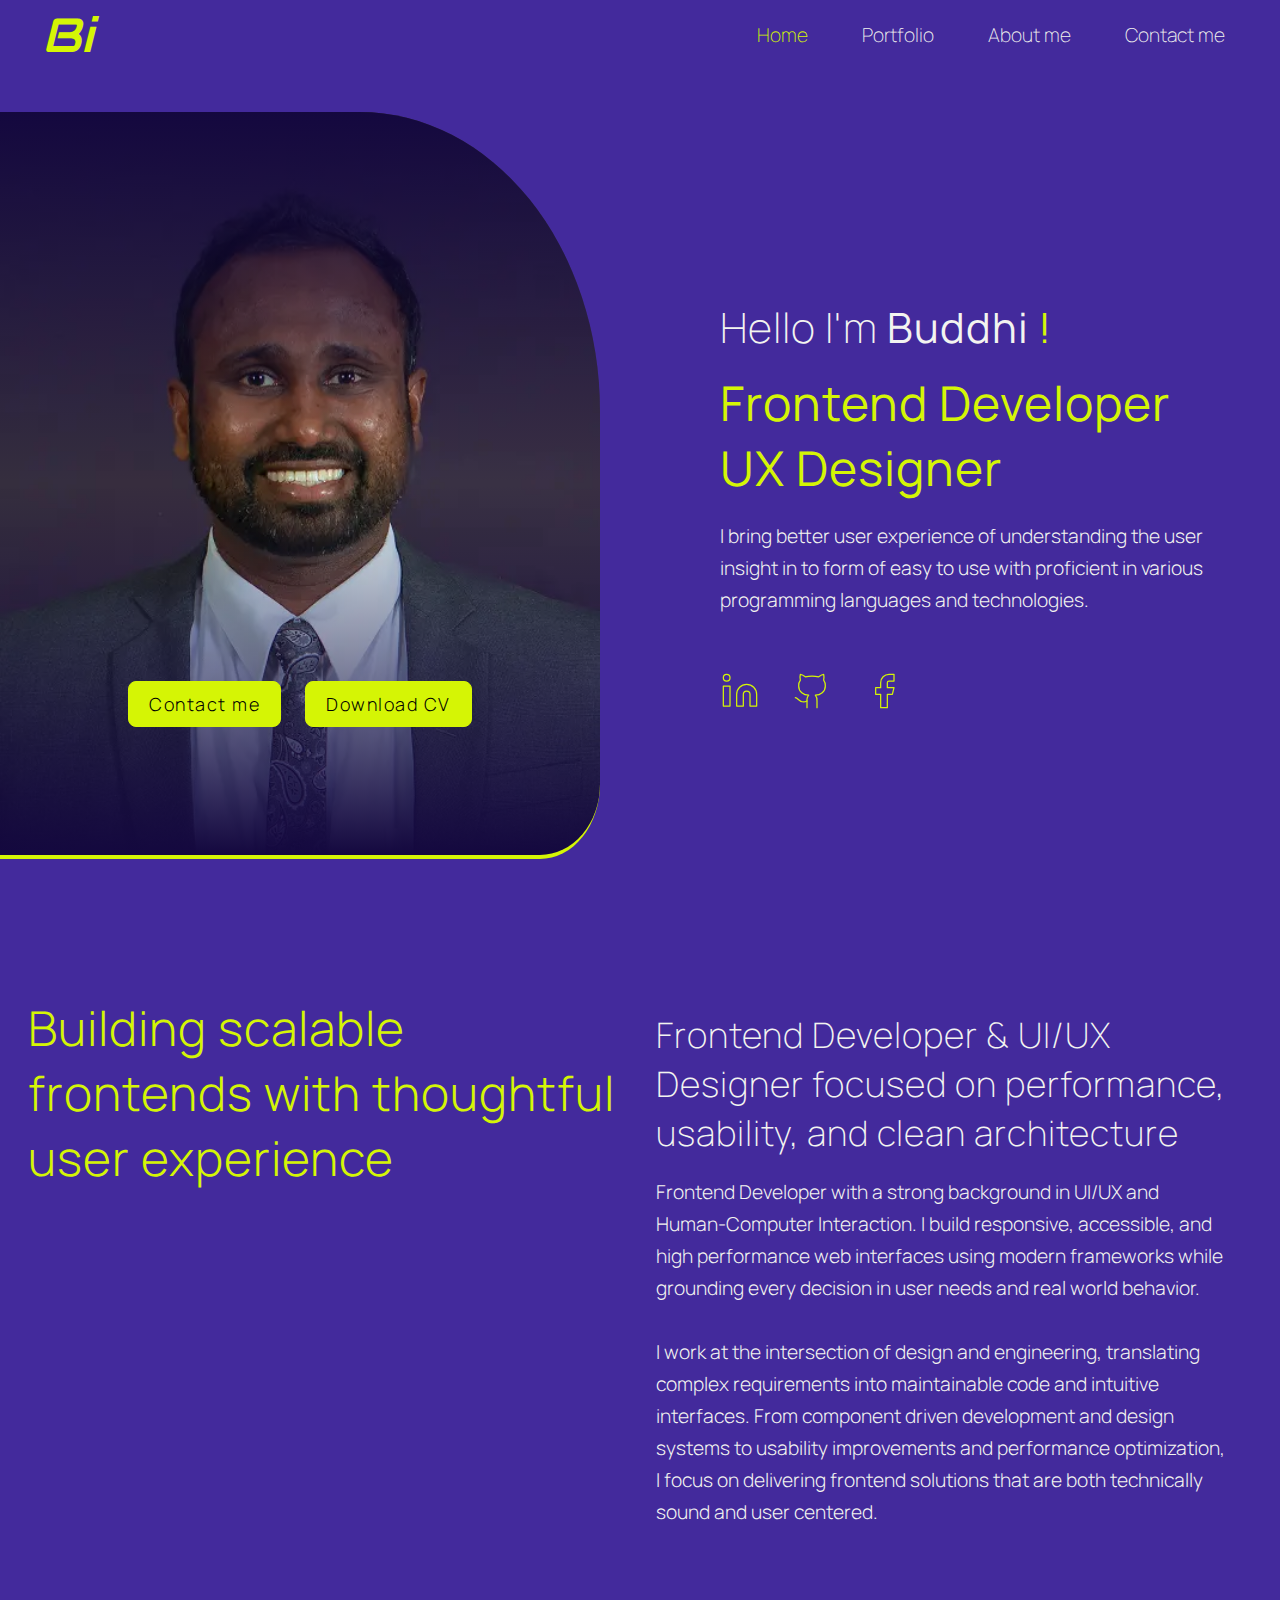
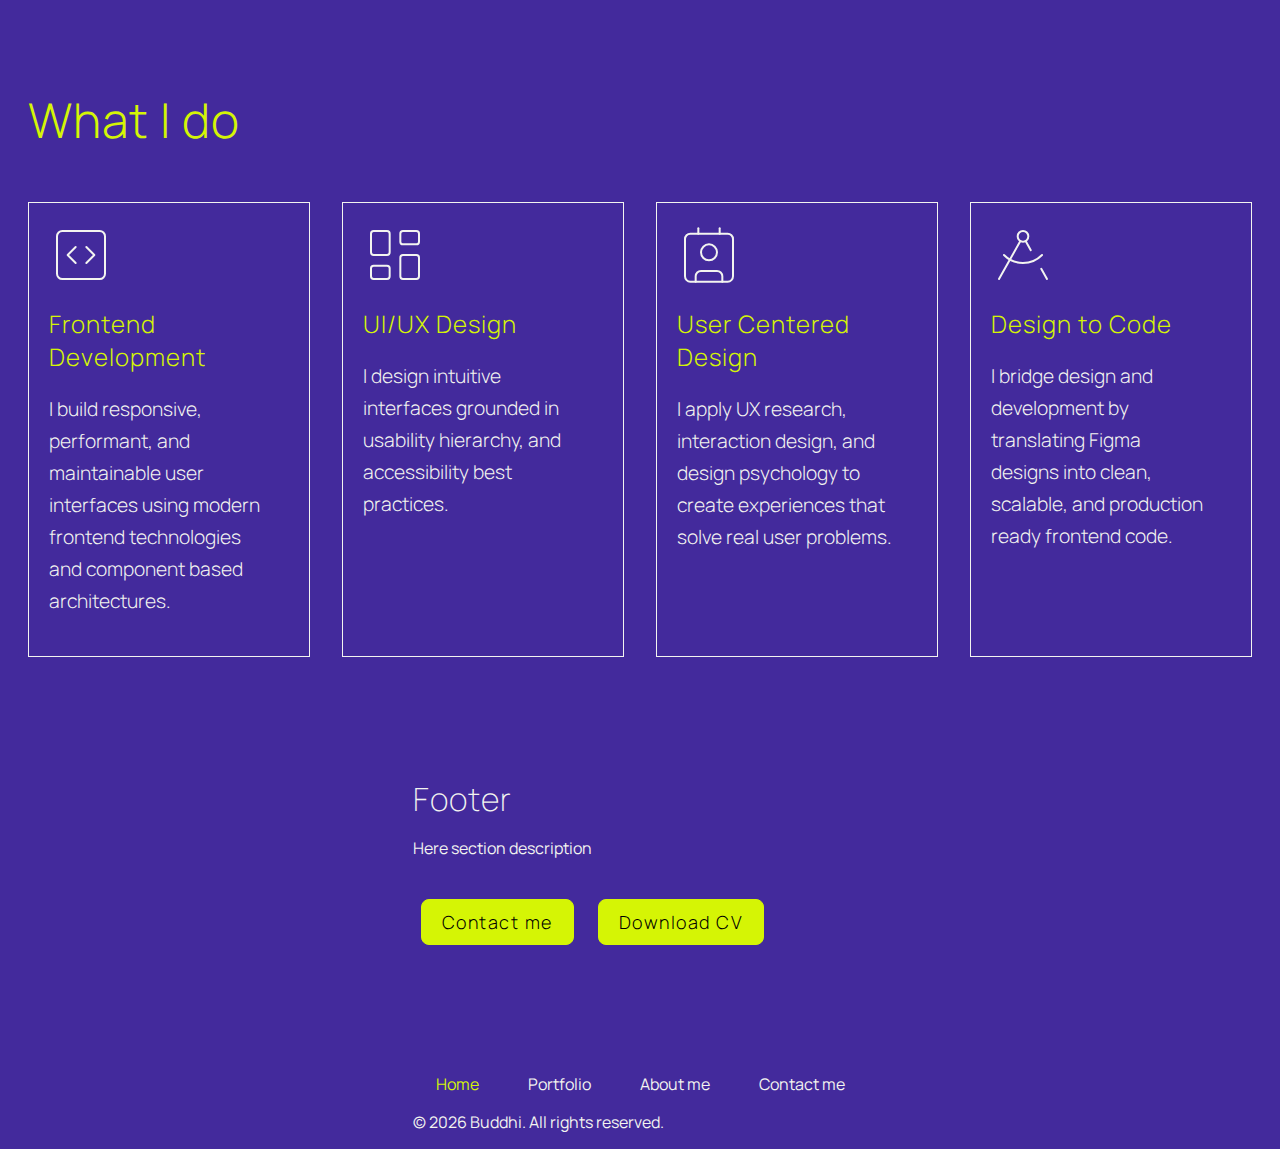
<file: index.html>
<!DOCTYPE html>
<html lang="en">
  <head>
    <meta charset="UTF-8" />
    <meta name="viewport" content="width=device-width, initial-scale=1.0" />

    <link rel="preconnect" href="https://fonts.googleapis.com" />
    <link rel="preconnect" href="https://fonts.gstatic.com" crossorigin />
       <link
      rel="stylesheet"
      href="https://fonts.googleapis.com/css?family=Audiowide"
    />
    <link
      rel="stylesheet"
      href="https://fonts.googleapis.com/css2?family=Source+Sans+Pro:wght@200;300;400;600;700;900&display=swap"
    />

    <link
      href="https://fonts.googleapis.com/css2?family=Manrope:wght@200..800&family=Roboto+Mono:ital,wght@0,100..700;1,100..700&family=Rubik:wght@800&display=swap"
      rel="stylesheet"
    />
  
    <link rel="icon" type="image/png" href="img/favicon.png"/>
    <link rel="stylesheet" href="./styles/styles.css" />
    <link rel="stylesheet" href="./styles/header.css" />
    <link rel="stylesheet" href="./styles/hero_section.css" />
    <link rel="stylesheet" href="./styles/intro.css"/>
    <link rel="stylesheet" href="./styles/what_i_do.css">

    <title>Buddhi-Home Page</title>
    
  </head>
  <body class="home_menuItem">
    <header class="header">
      <nav class="navbar">
        <div>
          <a href="index.html" class="navbar__logo"
            >B<span class="navbar__logo-i">i</span></a
          >
        </div>

        <div class="menu">
          <div class="menu__mobile">
            <svg
              xmlns="http://www.w3.org/2000/svg"
              width="56"
              height="56"
              viewBox="0 0 24 24"
              fill="none"
              stroke="currentColor"
              stroke-width="0.75"
              stroke-linecap="square"
              stroke-linejoin="round"
              class="lucide lucide-menu"
            >
              <path d="M4 6h16" />
              <path d="M4 12h16" />
              <path d="M4 18h16" />
            </svg>
          </div>
          <div class="menu__wrapper">
            <a href="index.html" class="menu__item item_first home_menuItem">Home</a>
            <a href="portfolio.html" class="menu__item">Portfolio</a>
            <a href="aboutme.html" class="menu__item ">About me</a>
            <a href="contact.html" class="menu__item ">Contact me</a>
          </div>
        </div>
      </nav>
    </header>

    <section class="hero">
      <div class="hero__top">
        <div class="hero__picture">
          <div class="hero__button">
            <a href="contact.html" class="button_link">Contact me</a>
            <a
              href="https://www.linkedin.com/in/buddhi-sandaruwan/"
              class="button_link"
              target="_blank"
              >Download CV</a
            >
          </div>
        </div>
      </div>
      <div class="hero__bottom">
        <h1 class="hero__title">
          Hello I'm <span class="hero__name">Buddhi </span> <span>!</span></span>
        </h1>
        <h2 class="hero__subtitle">Frontend Developer<br />UX Designer</h2>
        <p class="hero__description">
          I bring better user experience of understanding the user insight in to
          form of easy to use with proficient in various programming languages
          and technologies.
        </p>

        <div class="hero__social">
          <a
            href="https://www.linkedin.com/in/buddhi-sandaruwan/"
            target="_blank"
            ><img
              src="./img/linkedin.svg"
              alt="Social Icon LinkedIn"
              height="40px"
              width="40px"
            />
          </a>
          <a href="https://github.com/" target="_blank"
            ><img
              src="./img/github.svg"
              alt="Social Icon Github"
              height="40px"
              width="40px"
            />
          </a>
          <a href="https://www.facebook.com/" target="_blank"
            ><img
              src="./img/facebook.svg"
              alt="Social Icon Facebook"
              height="40px"
              width="40px"
            />
          </a>
        </div>
      </div>
    </section>

    <section>
        <div class="intro">
            <div class="intro_left">
                <h1 class="intro__title">Building scalable frontends with thoughtful user experience</h1>
            </div>
            <div class="intro_right">
                <h2 class="intro__subtitle">
                    Frontend Developer & UI/UX Designer focused on performance, usability, and clean architecture
                </h2>
                <p class="hero__description">
                    Frontend Developer with a strong background in UI/UX and Human-Computer Interaction. I build responsive, accessible, and high performance web interfaces using modern frameworks while grounding every decision in user needs and real world behavior.
                    <br/><br>
                    I work at the intersection of design and engineering, translating complex requirements into maintainable code and intuitive interfaces. From component driven development and design systems to usability improvements and performance optimization, I focus on delivering frontend solutions that are both technically sound and user centered.
                </p>
            </div>
        </div>
    </section>

    <section >
      <div class="what_i_do">
      <h1 class="intro__title">What I do </h1>
        
      <div class="cards">
        <article class="card">
          <div class="card__icon">
            <svg xmlns="http://www.w3.org/2000/svg" width="64" height="64" viewBox="0 0 24 24" fill="none" stroke="currentColor" stroke-width="0.75" stroke-linecap="round" stroke-linejoin="round" class="lucide lucide-square-code-icon lucide-square-code"><path d="m10 9-3 3 3 3"/><path d="m14 15 3-3-3-3"/><rect x="3" y="3" width="18" height="18" rx="2"/></svg>
          </div>
          <h3 class="card__title">Frontend Development</h3>
          <p class="hero__description">
            I build responsive, performant, and maintainable user interfaces using modern frontend technologies and component based architectures.
          </p>
        </article>

        <article class="card">
          <div class="card__icon">
            <svg xmlns="http://www.w3.org/2000/svg" width="64" height="64" viewBox="0 0 24 24" fill="none" stroke="currentColor" stroke-width="0.75" stroke-linecap="round" stroke-linejoin="round" class="lucide lucide-layout-dashboard-icon lucide-layout-dashboard"><rect width="7" height="9" x="3" y="3" rx="1"/><rect width="7" height="5" x="14" y="3" rx="1"/><rect width="7" height="9" x="14" y="12" rx="1"/><rect width="7" height="5" x="3" y="16" rx="1"/></svg>
          </div>
            <h3 class="card__title">UI/UX Design</h3>
            <p class="hero__description"> 
              I design intuitive interfaces grounded in usability hierarchy, and accessibility best practices.
            </p>
        </article>
        
        <article class="card">
          <div class="card__icon">
            <svg xmlns="http://www.w3.org/2000/svg" width="64" height="64" viewBox="0 0 24 24" fill="none" stroke="currentColor" stroke-width="0.75" stroke-linecap="round" stroke-linejoin="round" class="lucide lucide-contact-icon lucide-contact"><path d="M16 2v2"/><path d="M7 22v-2a2 2 0 0 1 2-2h6a2 2 0 0 1 2 2v2"/><path d="M8 2v2"/><circle cx="12" cy="11" r="3"/><rect x="3" y="4" width="18" height="18" rx="2"/></svg>
          </div>
          <h3 class="card__title">User Centered Design</h3>
          <p class="hero__description">
            I apply UX research, interaction design, and design psychology to create experiences that solve real user problems.
          </p>
        </article>
        
        <article class="card">
          <div class="card__icon">
            <svg xmlns="http://www.w3.org/2000/svg" width="64" height="64" viewBox="0 0 24 24" fill="none" stroke="currentColor" stroke-width="0.75" stroke-linecap="round" stroke-linejoin="round" class="lucide lucide-drafting-compass-icon lucide-drafting-compass"><path d="m12.99 6.74 1.93 3.44"/><path d="M19.136 12a10 10 0 0 1-14.271 0"/><path d="m21 21-2.16-3.84"/><path d="m3 21 8.02-14.26"/><circle cx="12" cy="5" r="2"/></svg>
          </div>
          <h3 class="card__title">Design to Code</h3>
          <p class="hero__description">
            I bridge design and development by translating Figma designs into clean, scalable, and production ready frontend code.
          </p>
        </article>
      </div>
      </div>
    </section>


    <footer class="footer">
      <h1 class="footer__titile">Footer</h1>
      <p class="footer__text">Here section description</p>
      <div class="hero__button">
            <a href="contact.html" class="button_link">Contact me</a>
            <a
              href="https://www.linkedin.com/in/buddhi-sandaruwan/"
              class="button_link"
              target="_blank"
              >Download CV</a
            >
          </div>
      <nav class="footer__nav">
        <a href="index.html" class="menu__item item_first home_menuItem">Home</a>
        <a href="portfolio.html" class="menu__item">Portfolio</a>
        <a href="aboutme.html" class="menu__item ">About me</a>
        <a href="contact.html" class="menu__item ">Contact me</a>
      </nav>
      <div class="footer__content">
        <p class="footer__text">
          © 2026 Buddhi. All rights reserved.
        </p>
      </div>
    </footer>

  </body>
</html>
</file>
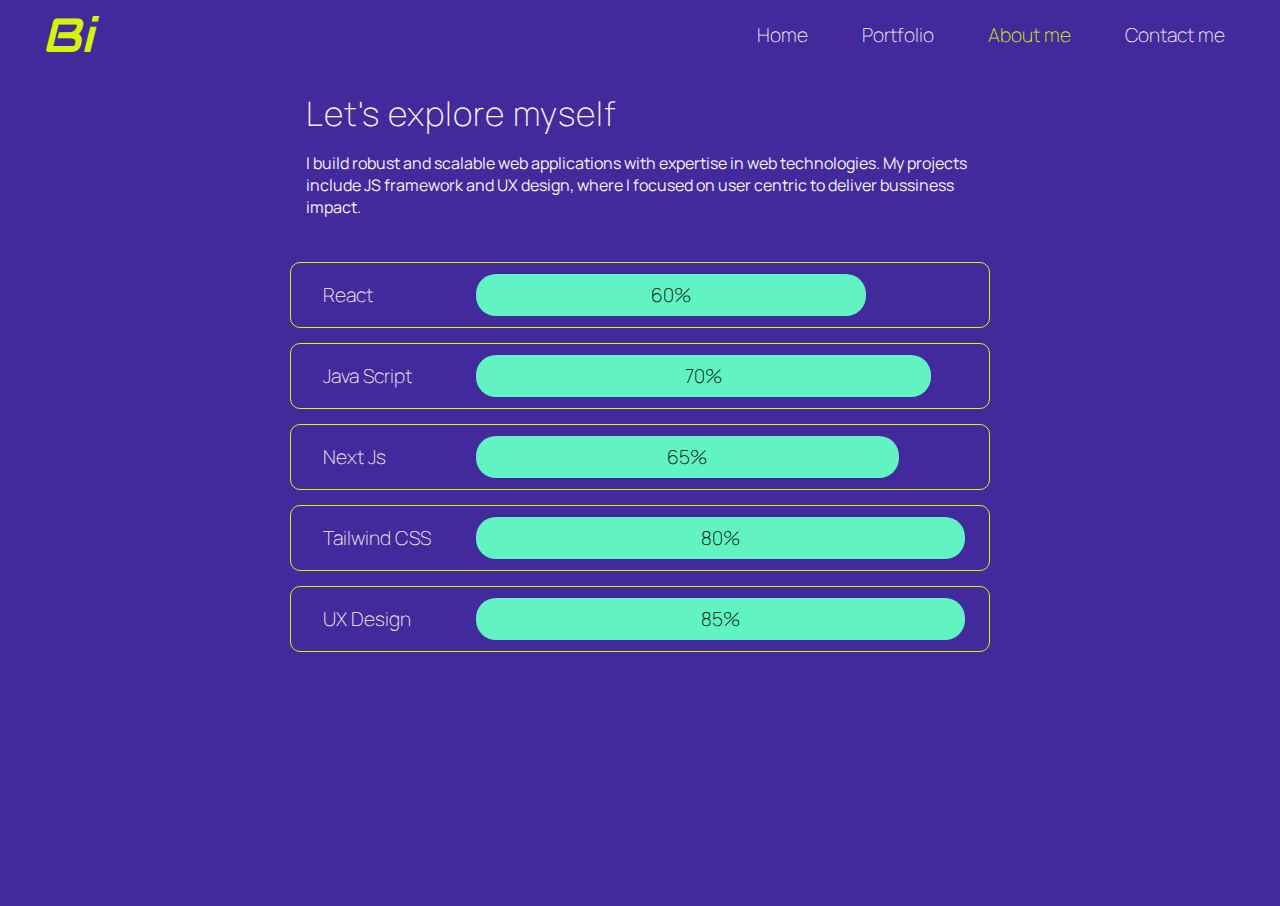
<file: aboutme.html>
<!DOCTYPE html>
<html lang="en">
  <head>
    <meta charset="UTF-8" />
    <meta name="viewport" content="width=device-width, initial-scale=1.0" />

    <link
      rel="stylesheet"
      href="https://fonts.googleapis.com/css?family=Audiowide"
    />
    <link
      rel="stylesheet"
      href="https://fonts.googleapis.com/css2?family=Source+Sans+Pro:wght@200;300;400;600;700;900&display=swap"
    />
    <link rel="preconnect" href="https://fonts.googleapis.com" />
    <link rel="preconnect" href="https://fonts.gstatic.com" crossorigin />
    <link
      href="https://fonts.googleapis.com/css2?family=Manrope:wght@200..800&family=Roboto+Mono:ital,wght@0,100..700;1,100..700&family=Rubik:wght@800&display=swap"
      rel="stylesheet"
    />
    <link rel="icon" type="image/png" href="img/favicon.png" />
    <link rel="stylesheet" href="./styles/styles.css" />
    <link rel="stylesheet" href="./styles/header.css" />
    <link rel="stylesheet" href="./styles/hero_section.css" />
    <link rel="stylesheet" href="./styles/aboutme.css" />

    <title>Buddhi-About me</title>
  </head>
  <body class="aboutme_menuItem">
    <header>
      <nav class="navbar">
        <div>
          <a href="index.html" class="navbar__logo"
            >B<span class="navbar__logo-i">i</span></a
          >
        </div>

        <div class="menu">
          <div class="menu__mobile">
            <svg
              xmlns="http://www.w3.org/2000/svg"
              width="56"
              height="56"
              viewBox="0 0 24 24"
              fill="none"
              stroke="currentColor"
              stroke-width="0.75"
              stroke-linecap="square"
              stroke-linejoin="round"
              class="lucide lucide-menu"
            >
              <path d="M4 6h16" />
              <path d="M4 12h16" />
              <path d="M4 18h16" />
            </svg>
          </div>
          <div class="menu__wrapper">
            <a href="index.html" class="menu__item item_first">Home</a>
            <a href="portfolio.html" class="menu__item">Portfolio</a>
            <a href="aboutme.html" class="menu__item aboutme_menuItem"
              >About me</a
            >
            <a href="contact.html" class="menu__item">Contact me</a>
          </div>
        </div>
      </nav>
    </header>

    <section class="aboutme">
      <div class="aboutme_header">
        <h1 class="aboutme__titile">Let's explore myself</h1>
        <p class="aboutme__description">
          I build robust and scalable web applications with expertise in web
          technologies. My projects include JS framework and UX design, where I
          focused on user centric to deliver bussiness impact.
        </p>
      </div>

      <div class="aboutme_wrapper">
        <div class="wrapper_skill">
          <div class="wrapper_title">React</div>
          <div class="wrapper_percentage react_js">60%</div>
        </div>

        <div class="wrapper_skill">
          <div class="wrapper_title">Java Script</div>
          <div class="wrapper_percentage java_script">70%</div>
        </div>

        <div class="wrapper_skill">
          <div class="wrapper_title">Next Js</div>
          <div class="wrapper_percentage next_js">65%</div>
        </div>

        <div class="wrapper_skill">
          <div class="wrapper_title">Tailwind CSS</div>
          <div class="wrapper_percentage tailwind_css">80%</div>
        </div>

        <div class="wrapper_skill">
          <div class="wrapper_title">UX Design</div>
          <div class="wrapper_percentage ux_design">85%</div>
        </div>
      </div>
    </section>
  </body>
</html>
</file>
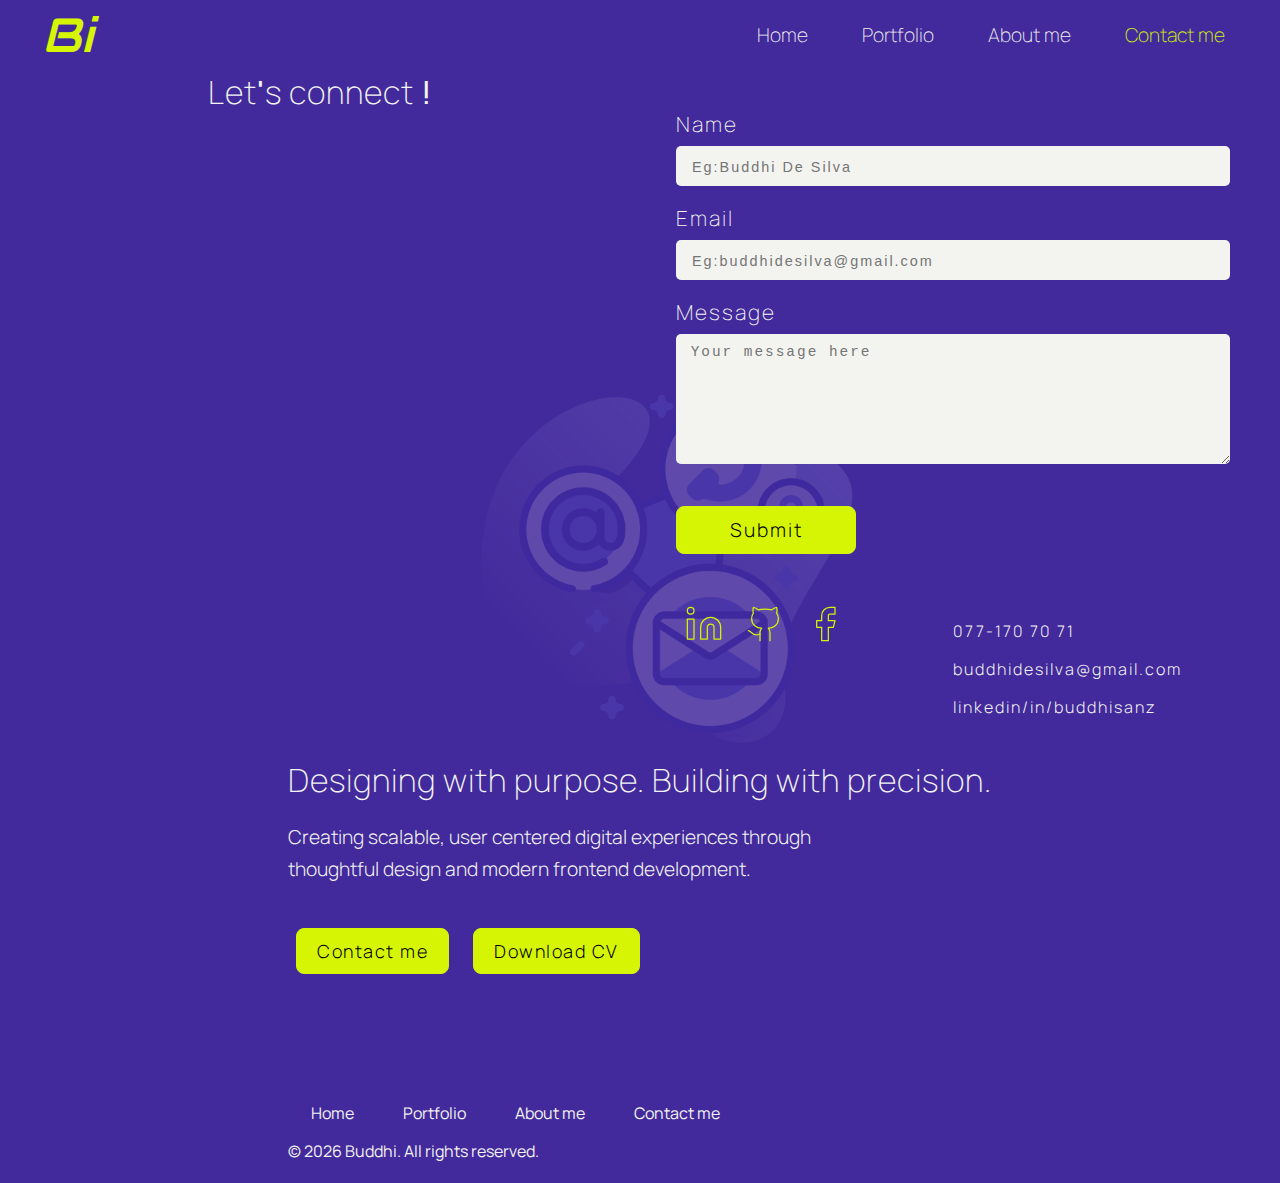
<file: contact.html>
<!DOCTYPE html>
<html lang="en">
  <head>
    <meta charset="UTF-8" />
    <meta name="viewport" content="width=device-width, initial-scale=1.0" />
    <link
      rel="stylesheet"
      href="https://fonts.googleapis.com/css?family=Audiowide"
    />
    <link
      rel="stylesheet"
      href="https://fonts.googleapis.com/css2?family=Source+Sans+Pro:wght@200;300;400;600;700;900&display=swap"
    />
    <link rel="preconnect" href="https://fonts.googleapis.com" />
    <link rel="preconnect" href="https://fonts.gstatic.com" crossorigin />
    <link
      href="https://fonts.googleapis.com/css2?family=Manrope:wght@200..800&family=Roboto+Mono:ital,wght@0,100..700;1,100..700&family=Rubik:wght@800&display=swap"
      rel="stylesheet"
    />

    <link rel="icon" type="image/png" href="img/favicon.png" />
    <link rel="stylesheet" href="./styles/styles.css" />
    <link rel="stylesheet" href="./styles/header.css" />
    <link rel="stylesheet" href="./styles/contact.css" />
    <link rel="stylesheet" href="./styles/hero_section.css" />
    <link rel="stylesheet" href="./styles/footer.css" />
    <title>Buddhi-contact me</title>
  </head>
  <body class="contact_menuItem">
    <header>
      <nav class="navbar">
        <div>
          <a href="index.html" class="navbar__logo"
            >B<span class="navbar__logo-i">i</span></a
          >
        </div>

        <div class="menu">
          <div class="menu__mobile">
            <svg
              xmlns="http://www.w3.org/2000/svg"
              width="56"
              height="56"
              viewBox="0 0 24 24"
              fill="none"
              stroke="currentColor"
              stroke-width="0.75"
              stroke-linecap="square"
              stroke-linejoin="round"
              class="lucide lucide-menu"
            >
              <path d="M4 6h16" />
              <path d="M4 12h16" />
              <path d="M4 18h16" />
            </svg>
          </div>
          <div class="menu__wrapper">
            <a href="index.html" class="menu__item item_first">Home</a>
            <a href="portfolio.html" class="menu__item">Portfolio</a>
            <a href="aboutme.html" class="menu__item">About me</a>
            <a href="contact.html" class="menu__item contact_menuItem"
              >Contact me</a
            >
          </div>
        </div>
      </nav>
    </header>

    <section class="contact__section">
      <h1 class="contact__title">
        Let<span class="title_char">'</span>s connect<span class="title_char">
          &nbsp;!</span
        >
      </h1>

      <div class="contact__desktop_image">
        <img
          alt="Desktop image contact me"
          src="./img/contactMe.png"
          width="412px"
          height="auto"
        />
      </div>

      <div class="contact__wrapper">
        <form
          action="mailto:buddhidesilva@gmail.com"
          method="POST"
          enctype="text/plain"
          class="contact_form"
        >
          <div class="form__input_name">
            <label for="input-name">Name</label>
            <input
              type="text"
              name="input-name"
              id="input-name"
              placeholder="&nbsp;&nbsp;Eg:Buddhi De Silva"
            />
          </div>

          <div class="form__input_email">
            <label for="input_email">Email</label>
            <input
              type="email"
              name="input_email"
              id="input_email"
              placeholder="&nbsp;&nbsp;Eg:buddhidesilva@gmail.com"
              required
            />
          </div>

          <div class="form__input_message">
            <label for="input_message">Message</label>
            <textarea
              id="input_message"
              name="input_message"
              rows="5"
              placeholder="&nbsp;Your message here"
              required
            ></textarea>
          </div>
          <button class="form__submit_info">Submit</button>
        </form>

        <div class="contact__info">
          <div class="info_rest">
            <p class="info_mobileNumber">077-170 70 71</p>
            <p class="info_emailAdress">buddhidesilva@gmail.com</p>
            <p class="info_LinkedIn">linkedin/in/buddhisanz</p>
          </div>
          <div class="info__social">
            <a
              href="https://www.linkedin.com/in/buddhi-sandaruwan/"
              target="_blank"
              ><img
                src="./img/linkedin.svg"
                alt="Social Icon LinkedIn"
                height="40px"
                width="40px"
              />
            </a>
            <a href="https://github.com/" target="_blank"
              ><img
                src="./img/github.svg"
                alt="Social Icon Github"
                height="40px"
                width="40px"
              />
            </a>
            <a href="https://www.facebook.com/" target="_blank"
              ><img
                src="./img/facebook.svg"
                alt="Social Icon Facebook"
                height="40px"
                width="40px"
              />
            </a>
          </div>
        </div>
      </div>
    </section>

    <footer class="footer">
      <div class="footer__content">
        <h1 class="footer__titile">
          Designing with purpose. Building with precision.
        </h1>
        <p class="hero__description">
          Creating scalable, user centered digital experiences through
          thoughtful design and modern frontend development.
        </p>
        <div class="hero__button">
          <a href="contact.html" class="button_link">Contact me</a>
          <a
            href="https://www.linkedin.com/in/buddhi-sandaruwan/"
            class="button_link"
            target="_blank"
            >Download CV</a
          >
        </div>
        <nav class="footer__nav">
          <a href="index.html" class="menu__item">Home</a>
          <a href="portfolio.html" class="menu__item">Portfolio</a>
          <a href="aboutme.html" class="menu__item">About me</a>
          <a href="contact.html" class="menu__item">Contact me</a>
        </nav>

        <p class="footer__rights">© 2026 Buddhi. All rights reserved.</p>
      </div>
    </footer>
  </body>
</html>
</file>
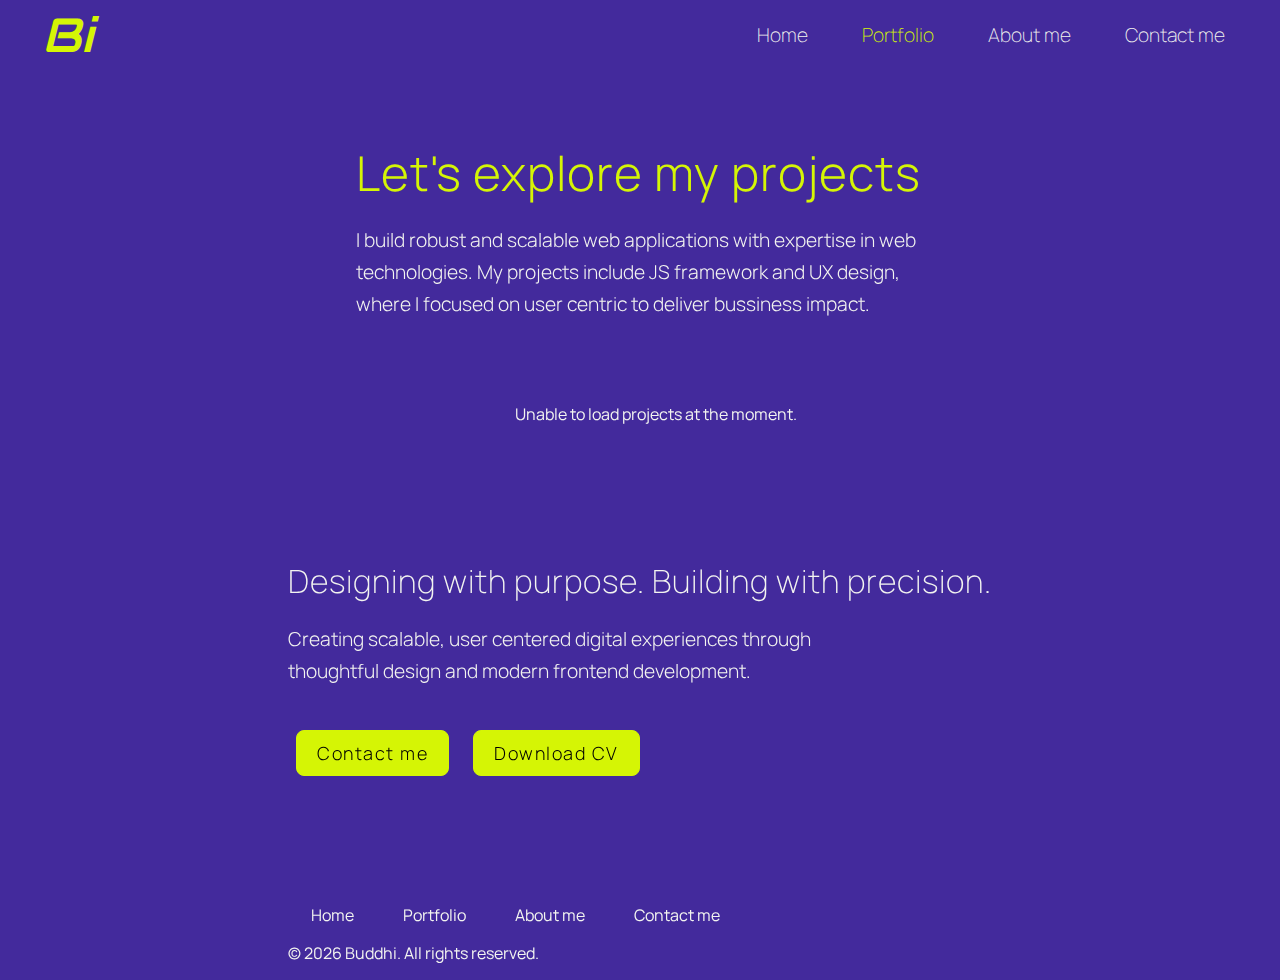
<file: portfolio.html>
<!DOCTYPE html>
<html lang="en">
  <head>
    <meta charset="UTF-8" />
    <meta name="viewport" content="width=device-width, initial-scale=1.0" />
    <meta
      name="description"
      content="Portfolio of a frontend developer and UI/UX designer featuring all projects, interactive web apps, and user centered design solutions. Project Page"
    />
    <title>Buddhi-portfolio</title>

    <link rel="stylesheet" href="https://unpkg.com/aos@next/dist/aos.css" />

    <link rel="preconnect" href="https://fonts.googleapis.com" />
    <link rel="preconnect" href="https://fonts.gstatic.com" crossorigin />
    <link
      rel="stylesheet"
      href="https://fonts.googleapis.com/css?family=Audiowide"
    />
    <link
      rel="stylesheet"
      href="https://fonts.googleapis.com/css2?family=Source+Sans+Pro:wght@200;300;400;600;700;900&display=swap"
    />
    <link
      href="https://fonts.googleapis.com/css2?family=Manrope:wght@200..800&family=Roboto+Mono:ital,wght@0,100..700;1,100..700&family=Rubik:wght@800&display=swap"
      rel="stylesheet"
    />

    <link rel="icon" type="image/png" href="img/favicon.png" />
    <link rel="stylesheet" href="./styles/styles.css" />
    <link rel="stylesheet" href="./styles/header.css" />
    <link rel="stylesheet" href="./styles/hero_section.css" />
    <link rel="stylesheet" href="./styles/intro.css" />
    <link rel="stylesheet" href="./styles/portfolio.css" />
    <link rel="stylesheet" href="./styles/footer.css" />

    <link rel="stylesheet" href="./styles/animation.css" />
    <script src="./scripts/projects.js" defer></script>
    <script src="https://unpkg.com/aos@next/dist/aos.js" defer></script>
    <script src="./scripts/animation.js" defer></script>
  </head>

  <body class="portfolio_menuItem">
    <header class="header">
      <nav class="navbar">
        <div>
          <a href="index.html" class="navbar__logo"
            >B<span class="navbar__logo-i">i</span></a
          >
        </div>

        <div class="menu">
          <div class="menu__mobile">
            <svg
              xmlns="http://www.w3.org/2000/svg"
              width="56"
              height="56"
              viewBox="0 0 24 24"
              fill="none"
              stroke="currentColor"
              stroke-width="0.75"
              stroke-linecap="square"
              stroke-linejoin="round"
              class="lucide lucide-menu"
            >
              <path d="M4 6h16" />
              <path d="M4 12h16" />
              <path d="M4 18h16" />
            </svg>
          </div>
          <div class="menu__wrapper">
            <a href="index.html" class="menu__item item_first">Home</a>
            <a href="portfolio.html" class="menu__item portfolio_menuItem"
              >Portfolio</a
            >
            <a href="aboutme.html" class="menu__item">About me</a>
            <a href="contact.html" class="menu__item">Contact me</a>
          </div>
        </div>
      </nav>
    </header>

    <main>
      <div class="portfolio">
        <div
          class="portfolio_header"
          data-aos="fade-up-short"
          data-aos-duration="1000"
        >
          <h1 class="intro__title">Let's explore my projects</h1>
          <p class="hero__description">
            I build robust and scalable web applications with expertise in web
            technologies. My projects include JS framework and UX design, where
            I focused on user centric to deliver bussiness impact.
          </p>
        </div>
        <div
          class="portfolio__wrapper"
          id="portfolioWrapper"
          data-aos="zoom-in"
        ></div>
      </div>
    </main>
    <footer class="footer">
      <div
        class="footer__content"
        data-aos="fade-up-short"
        data-aos-duration="1000"
      >
        <h1 class="footer__titile">
          Designing with purpose. Building with precision.
        </h1>
        <p class="hero__description">
          Creating scalable, user centered digital experiences through
          thoughtful design and modern frontend development.
        </p>
        <div class="hero__button">
          <a href="contact.html" class="button_link">Contact me</a>
          <a
            href="https://www.linkedin.com/in/buddhi-sandaruwan/"
            class="button_link"
            target="_blank"
            >Download CV</a
          >
        </div>
        <nav class="footer__nav">
          <a href="index.html" class="menu__item">Home</a>
          <a href="portfolio.html" class="menu__item">Portfolio</a>
          <a href="aboutme.html" class="menu__item">About me</a>
          <a href="contact.html" class="menu__item">Contact me</a>
        </nav>

        <p class="footer__rights">© 2026 Buddhi. All rights reserved.</p>
      </div>
    </footer>
  </body>
</html>
</file>
<file: styles/styles.css>
:root {
  --color-primary: #d5f505;
  --text-color: #f3f4f0;
}

* {
  box-sizing: border-box;
}

html {
  height: 100vh;
}

body {
  align-items: center;
  background-color: #432a9c;
  color: var(--text-color);
  display: flex;
  flex-direction: column;
  font-family: "Manrope", sans-serif;
  margin: 0 auto;
  overflow-x: hidden;
  user-select: none;
}

h1 {
  font-weight: 200;
  letter-spacing: 1px;
  margin: 0;
}

h2,
h3 {
  font-weight: 400;
  letter-spacing: 1px;
  margin: 0;
  padding-top: 15px;
}

a {
  color: var(--text-color);
  margin: 8px;
  text-decoration: none;
}

a:hover {
  color: var(--color-primary);
  text-shadow: #c3bae3 1px 1px 10px;
}

header {
  align-items: center;
  background-color: #c3bae3;
  max-width: 1440px;
  position: sticky;
  top: -1px;
  width: 100%;
}

section {
  display: flex;
  justify-items: center;
  height: 100%;
  max-width: 1440px;
  width: 100%;
}

.home_menuItem .home_menuItem,
.portfolio_menuItem .portfolio_menuItem,
.contact_menuItem .contact_menuItem,
.aboutme_menuItem .aboutme_menuItem {
  color: var(--color-primary);
}

@media screen and (max-width: 326px) {
  .button_link {
    border: 0;
    border-radius: 5px;
    font-size: 1rem;
    font-weight: 200;
    padding: 10px 20px;
  }
}
</file>
<file: styles/header.css>
.navbar {
  align-items: center;
  background-color: #432a9c;
  display: flex;
  justify-content: space-between;
  padding: 4px 24px;
}

.navbar__logo {
  color: #d5f505;
  cursor: pointer;
  font-family: "Audiowide", sans-serif;
  font-style: italic;
  font-size: 2.5rem;
  padding-left: 2px;
  padding-right: 10px;
}

.navbar__logo a {
  margin: 0;
}

.navbar__logo__i {
  color: #d5f505;
  font-family: "Audiowide", sans-serif;
  font-style: normal;
}

.menu {
  align-items: center;
  display: flex;
}

.menu__wrapper {
  align-items: end;
  background-color: #432a9c;
  display: none;
  flex-direction: column;
  font-size: 1.2rem;
  font-weight: 100;
  gap: 8px;
  position: absolute;
  right: 0;
  top: 64px;
  width: 100%;
}

.menu__item {
  justify-self: center;
  padding: 10px 32px;
}

.menu__item.item_first {
  padding-top: 20px;
}

.lucide-menu {
  display: block;
}
.lucide-menu:hover {
  background-color: #e5d7d733;
  display: block;
}
.menu:hover .menu__wrapper,
.menu__mobile:hover + .menu__wrapper {
  animation: menu__mobile_hover_trans 0.2s ease-in forwards;
  animation: menu__mobile_hover_trans_bg 0.3s ease-in forwards;
  display: flex;
  max-height: calc(50vh - 56px);
}

.menu:hover .menu__wrapper,
.menu__mobile:hover + .menu__wrapper.menu__item {
  opacity: 1;
}

@media screen and (min-width: 769px) {
  .navbar {
    padding: 4px 32px;
  }
  .menu__mobile {
    display: none;
  }

  .menu__item {
    padding: 0 15px;
  }

  .menu__wrapper {
    align-items: center;
    background-color: #432a9c;
    display: flex;
    flex-direction: row;
    height: auto;
    position: relative;
    right: auto;
    top: auto;
    width: auto;
  }

  .menu__item.item_first {
    padding-top: 0;
  }
  .navbar__logo {
    font-size: 3rem;
  }
}

@media screen and (max-width: 376px) {
  .navbar {
    padding: 4px 8px;
  }
}

@keyframes menu__mobile_hover_trans {
  from {
    max-height: 0;
  }
  to {
    max-height: calc(50vh - 56px);
  }
}

@keyframes menu__mobile_hover_trans_bg {
  from {
    opacity: 0;
  }
  to {
    opacity: 1;
  }
}
</file>
<file: styles/hero_section.css>
.hero {
  align-items: center;
  flex-direction: column;
  gap: 20px;
  height: calc(100vh - 64px);
  padding: 0 8px;
}

.hero__top {
  align-items: center;
  display: flex;
  flex-direction: column;
  justify-content: end;
  height: 40%;
  width: 100%;
}
.hero__picture {
  align-items: end;
  border-bottom: 4px solid var(--color-primary);
  border-radius: 0 100px 5% 0;
  background-image: linear-gradient(#14083f, #00000000, #14083f),
    url('../img/hero_profilePicture_small.webp');
  background-position-y: 20%;
  background-position-x: 80%;
  background-repeat: no-repeat;
  background-size: cover;
  display: flex;
  height: 100%;
  justify-content: center;
  width: 100%;
}
.hero__button {
  display: flex;
  gap: 0.2rem;
  padding-bottom: 24px;
}
.button_link {
  background: var(--color-primary);
  border: 1px solid var(--color-primary);
  border-radius: 8px;
  color: black;
  cursor: pointer;
  font-size: 1rem;
  font-weight: 200;
  letter-spacing: 2px;
  margin-top: 24px;
  padding: 10px 20px;
  text-align: center;
}

.button_link:hover {
  background-color: #f3f4f022;
  border: 1px solid var(--color-primary);
  color: var(--text-color);
  font-weight: 400;
  transition: 0.3s;
}

.hero__bottom {
  display: flex;
  flex-direction: column;
  padding: 40px 12px 8px 34px;
  width: 100%;
}

.hero__title {
  font-size: 2rem;
}

span {
  color: var(--color-primary);
  font-weight: 400;
}
.hero__name {
  color: var(--text-color);
}

.hero__subtitle {
  color: var(--color-primary);
  font-size: 2.1rem;
}

.hero__description {
  font-size: 1.1rem;
  font-weight: 200;
  line-height: 1.75rem;
  padding-right: 24px;
}

.hero__social {
  display: flex;
  flex-wrap: wrap;
  height: 100%;
  justify-content: left;
}
.hero__social a {
  display: inline-block;
  padding: 4px 8px;
}

.hero__social a:hover {
  color: var(--color-primary);
  filter: drop-shadow(0 0 0.75rem var(--color-primary));
}

.hero__social a:nth-of-type(1) {
  margin-left: 0;
  padding-left: 0;
}

@media screen and (min-width: 769px) {
  .hero {
    flex-direction: row;
    height: 100%;
    padding: 0;
  }

  .hero__top {
    align-items: start;
    height: calc(100vh - 69px);
    justify-content: center;
    margin-right: 0;
    margin-bottom: 24px;
    width: 100%;
  }
  .hero__picture {
    border-radius: 0 40% 10% 0;
    background-image: linear-gradient(#14083f, #00000000, #14083f),
      url('../img/hero_profilePicture_large.webp');
    background-size: cover;
    background-position-y: 60%;
    background-position-x: 10%;
    background-repeat: no-repeat;
    height: 90%;
    width: 100%;
  }

  .hero__button {
    display: flex;
    gap: 0.5rem;
    padding-bottom: 60px;
  }

  .button_link {
    background: var(--color-primary);
    border: 1px solid var(--color-primary);
    border-radius: 8px;
    cursor: pointer;
    font-size: 1.1rem;
    font-weight: 300;
    letter-spacing: 1px;
  }

  .hero__title {
    font-size: 2.1rem;
  }
  .hero__subtitle {
    font-size: 2.4rem;
    font-weight: 300;
  }

  .hero__description {
    font-size: 1.2rem;
    font-weight: 300;
    line-height: 2rem;
    max-width: 600px;
    padding-right: 24px;
  }

  .hero__bottom {
    padding: 40px 12px 8px 16px;
    height: 100%;
  }

  .hero__social {
    padding-top: 24px;
  }
}

@media screen and (min-width: 1200px) {
  .hero__title {
    font-size: 2.6rem;
  }

  .hero__subtitle {
    font-size: 3rem;
    font-weight: 400;
  }

  .hero__button {
    padding-bottom: 120px;
  }

  .hero__bottom {
    padding: 40px 12px 8px 100px;
  }
  .button_link {
    font-size: 1.12rem;
    font-weight: 300;
    border-radius: 8px;
    letter-spacing: 1.5px;
  }
}

@media screen and (max-width: 376px) {
  .hero__bottom {
    padding-left: 12px;
  }
  .hero__description {
    padding-right: 0;
    font-size: 1rem;
  }
  .hero__button {
    flex-direction: column;
  }
  .hero__social a {
    padding-left: 0;
    margin-left: 0;
  }
  .button_link {
    border-radius: 7px;
    padding: 10px 15px;
  }
}
</file>
<file: styles/intro.css>
.intro {
  display: flex;
  flex-direction: column;
  margin: 50px 8px;
  padding: 20px 12px;
  width: 100%;
  gap: 2rem;
}

.intro__title {
  color: var(--color-primary);
  font-weight: 300;
  font-size: 2rem;
}
.intro__subtitle {
  color: var(--text-color);
  font-weight: 200;
  font-size: 1.4rem;
}
@media screen and (min-width: 376px) {
  .intro {
    margin: 50px 16px;
  }
}

@media screen and (min-width: 769px) {
  .intro {
    flex-direction: row;
  }
  .intro__title {
    font-size: 2.6rem;
    max-width: 800px;
  }
  .intro__subtitle {
    font-size: 1.8rem;
    max-width: 800px;
  }
}

@media screen and (min-width: 1200px) {
  .intro__title {
    font-size: 3rem;
  }
  .intro__subtitle {
    font-size: 2.2rem;
  }
}
</file>
<file: styles/what_i_do.css>
.what_i_do {
  display: flex;
  flex-direction: column;
  margin: 50px 8px;
  padding: 20px 12px;
  width: 100%;
}
.cards {
  display: flex;
  gap: 2rem;
  margin: 50px 0;
  flex-wrap: wrap;
}
.card {
  flex: 1 1 100%;
  padding: 20px 12px;
  border: 0.5px solid var(--text-color);
}
.card__title {
  font-size: 1.5rem;
  color: var(--color-primary);
  font-weight: 300;
}
@media screen and (min-width: 376px) {
  .what_i_do {
    margin: 50px 16px;
  }
}
@media (min-width: 768px) {
  .what_i_do {
    margin: 50px 16px;
  }
  .card {
    padding: 20px;
    flex: 1 1 calc(50% - 2rem);
  }
}

@media (min-width: 1200px) {
  .card {
    flex: 1 1 calc(25% - 2rem);
  }
}
</file>
<file: styles/aboutme.css>
.aboutme {
  align-items: center;
  flex-direction: column;
  height: calc(100vh - 64px);
  padding: 20px 0;
}
.aboutme_header {
  max-width: 700px;
  padding: 0 16px;
  text-align: left;
}
.aboutme__titile {
  font-size: 2rem;
}

.aboutme__descriptionn {
  font-size: 1.1rem;
  font-weight: 200;
  line-height: 1.75rem;
  margin: 16px 16px;
  max-width: 500px;
  padding: 24px 0;
}

.aboutme_wrapper {
  display: flex;
  color: var(--text-color);
  flex-direction: column;
  justify-content: left;
  height: 100%;
  max-width: 700px;
  padding-top: 20px;
  margin: 0;
  width: 90%;
}
.wrapper_skill {
  align-items: center;
  border: 0.75px solid var(--color-primary);
  border-radius: 10px;
  font-size: 0.9rem;
  font-weight: 200;
  display: flex;
  height: 36px;
  padding: 32px 4px;
  margin-bottom: 15px;
  width: 100%;
}
.wrapper_title {
  min-width: 34%;
  padding-left: 8px;
}

.wrapper_percentage {
  align-content: center;
  border-radius: 20px;
  background-color: #61f3c2;
  color: black;
  height: 25px;
  margin-left: 18px;
  text-align: center;
}

.react_js {
  width: calc(60% / 1.5);
}

.java_script {
  width: calc(70% / 1.5);
}

.next_js {
  width: calc(65% / 1.5);
}

.tailwind_css {
  width: calc(80% / 1.5);
}
.ux_design {
  width: calc(85% / 1.5);
}

@media screen and (min-width: 769px) {
  .aboutme_wrapper {
    margin: 8px;
  }
  .aboutme__titile {
    font-size: 2.1rem;
  }

  .aboutme__descriptionn {
    font-size: 1.2rem;
    font-weight: 300;
    margin: 0 16px;
    max-width: 700px;
    padding: 24px 32px;
  }

  .wrapper_skill {
    padding: 32px 24px;
    font-size: 1.2rem;
  }
  .wrapper_title {
    min-width: 22%;
  }
  .wrapper_percentage {
    height: 42px;
  }

  .react_js {
    width: 60%;
  }

  .java_script {
    width: 70%;
  }

  .next_js {
    width: 65%;
  }

  .tailwind_css {
    width: 80%;
  }
  .ux_design {
    width: 85%;
  }
}
</file>
<file: styles/contact.css>
.contact {
  display: flex;
  justify-content: center;
  flex-direction: column;
  margin: 10px 8px;
  padding: 20px 12px;
  width: 100%;
}

.contact__title {
  align-items: center;
  justify-content: center;
  text-align: left;
  max-width: 700px;
  padding-left: 36px;
  width: 100%;
}

.title_char {
  color: var(--text-color);
  display: inline-block;
  font-weight: 500;
}

.contact__desktop_image {
  left: 20%;
  opacity: 20%;
  position: fixed;
  scale: 0.8;
  top: 40%;
  z-index: -10;
}

.contact__wrapper {
  align-items: start;
  display: flex;
  flex-direction: column;
  height: calc(100% - 43px);
  max-width: 700px;
  width: 100%;
}

.contact_form {
  display: flex;
  flex-direction: column;
  flex-grow: 1;
  gap: 12px;
  justify-content: start;
  padding: 24px 42px 0 36px;
  width: 100%;
}

.contact_form label {
  font-size: 1.2rem;
  font-weight: 100;
  letter-spacing: 1px;
}

.contact_form input,
textarea {
  border: none;
  border-radius: 5px;
  display: inline-block;
  font-size: 1.2rem;
  font-weight: 100;
  height: 40px;
  letter-spacing: 2px;
  padding: 10px 4px;
}

.contact_form textarea {
  height: auto;
}

::placeholder {
  font-size: 0.9rem;
}
input:hover,
textarea:hover {
  border-left: 4px solid var(--text-color);
}
:placeholder-shown {
  background-color: var(--text-color);
}

.form__input_name,
.form__input_email,
.form__input_message {
  display: flex;
  flex-direction: column;
  gap: 8px;
}
button.form__submit_info {
  background: var(--color-primary);
  border: 1px solid var(--color-primary);
  border-radius: 8px;
  color: black;
  cursor: pointer;
  font-family: 'Manrope', sans-serif;
  font-size: 1.2rem;
  font-weight: 300;
  letter-spacing: 2px;
  margin-top: 24px;
  padding: 10px 20px;
  text-align: center;
  width: 180px;
}

.form__submit_info:hover {
  background-color: #f3f4f022;
  border: 1px solid var(--color-primary);
  color: var(--text-color);
  font-weight: 400;
  transition: 0.3s;
}

.contact__info {
  display: flex;
  flex-direction: column;
  font-weight: 100;
  height: 30%;
  justify-content: space-around;
  letter-spacing: 1.5px;
  margin-bottom: 24px;
  padding: 0 36px;
}

.contact__info p {
  font-size: 0.9rem;
}

.info_address {
  padding: 0 15px;
  margin: 0;
}
.info_address:nth-of-type(1) {
  margin-top: 16px;
}
.info_address:nth-of-type(2) {
  margin: 8px 0;
}
.info_rest {
  padding: 0;
  order: 1;
}

.info__social {
  order: 2;
}

.info__social a:hover {
  color: var(--color-primary);
  filter: drop-shadow(0 0 0.75rem var(--color-primary));
}

@media screen and (min-width: 769px) {
  .contact {
    align-items: center;
    justify-content: center;
    padding: 24px 0;
    position: relative;
  }

  .contact__title {
    padding: 0;
    text-align: center;
  }

  .contact__wrapper {
    height: 100%;
    justify-content: center;
  }

  .contact__desktop_image {
    left: 0;
    opacity: 15%;
    position: absolute;
    top: 0;
    transform: translate(40vw, 45vh);
    scale: 0.9;
  }

  .contact_form {
    gap: 18px;
    padding: 40px 50px 0 36px;
  }

  .contact_form label {
    font-size: 1.3rem;
    font-weight: 200;
    letter-spacing: 2px;
  }

  .contact__info {
    flex-direction: row;
    font-weight: 300;
    gap: 100px;
    justify-content: left;
    letter-spacing: 1.5px;
    padding-top: 50px;
  }

  .contact__info p {
    font-size: 1rem;
    letter-spacing: 2px;
  }

  .info_rest {
    order: 2;
  }

  .info__social {
    order: 1;
  }
}
.contact .intro__title {
  margin: 20px 8px;
  padding: 20px 0;
}

@media screen and (max-width: 376px) {
  .contact_form {
    gap: 18px;
    padding: 24px 16px 0 16px;
  }

  .contact__info {
    padding: 0 16px;
  }
  .contact .intro__title {
    margin: 20px 8px;
    padding: 20px 0;
  }
}
</file>
<file: styles/footer.css>

</file>
<file: styles/portfolio.css>
.portfolio {
  display: flex;
  align-items: center;
  flex-direction: column;
  margin: 50px 8px;
  padding: 20px 12px;
  width: 100%;
}

.portfolio__wrapper {
  display: flex;
  flex-wrap: wrap;
  gap: 3rem;
  justify-content: flex-start;
  padding: 3rem 0.5rem;
  width: 100%;
}
.wrapper__article {
  display: flex;
  flex: 1 1 332px;
  flex-direction: column;
  max-width: 360px;
}

.article_title {
  color: var(--color-primary);
  font-size: 1.2rem;
}
.article_image {
  overflow: hidden;
}
.article_image img {
  width: 100%;
  height: 100%;
  object-fit: cover;
}
.article_image:hover {
  box-shadow: 0 0 10px #ffffffea;
  border-radius: 10px;
}

.article_icons {
  padding: 12px 0;
}
.project_image {
  width: 100%;
}
@media screen and (min-width: 376px) {
  .portfolio {
    margin: 50px 16px;
  }
  .article_title {
    padding-top: 12px;
    font-size: 1.4rem;
  }
}

@media screen and (min-width: 769px) {
  .portfolio__wrapper {
    justify-content: center;
  }
  .article_title {
    padding-top: 24px;
    font-size: 1.4rem;
  }
}
</file>
<file: styles/animation.css>
[data-aos='fade-up-short'] {
  opacity: 0;
  transform: translateY(40px);
  transition-property: transform, opacity;
}

[data-aos='fade-up-short'].aos-animate {
  opacity: 1;
  transform: translateY(0);
}
</file>
